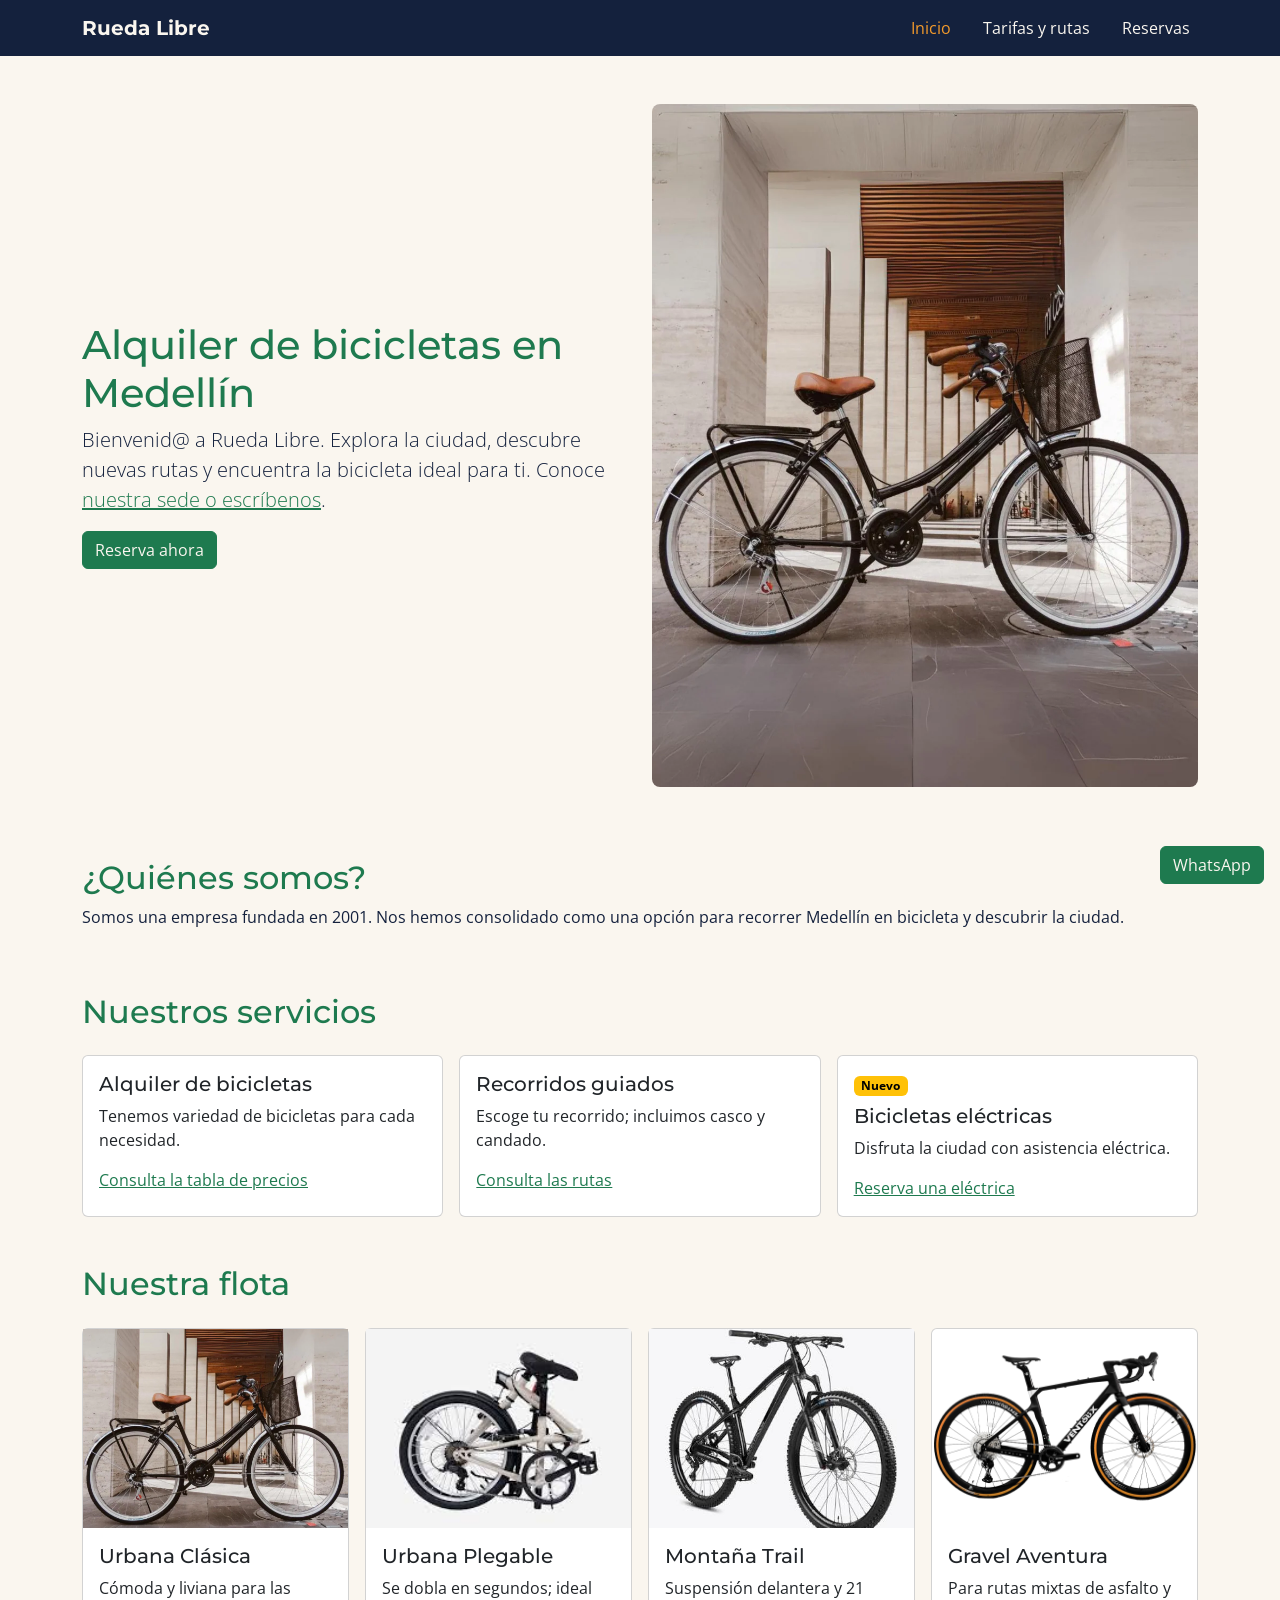
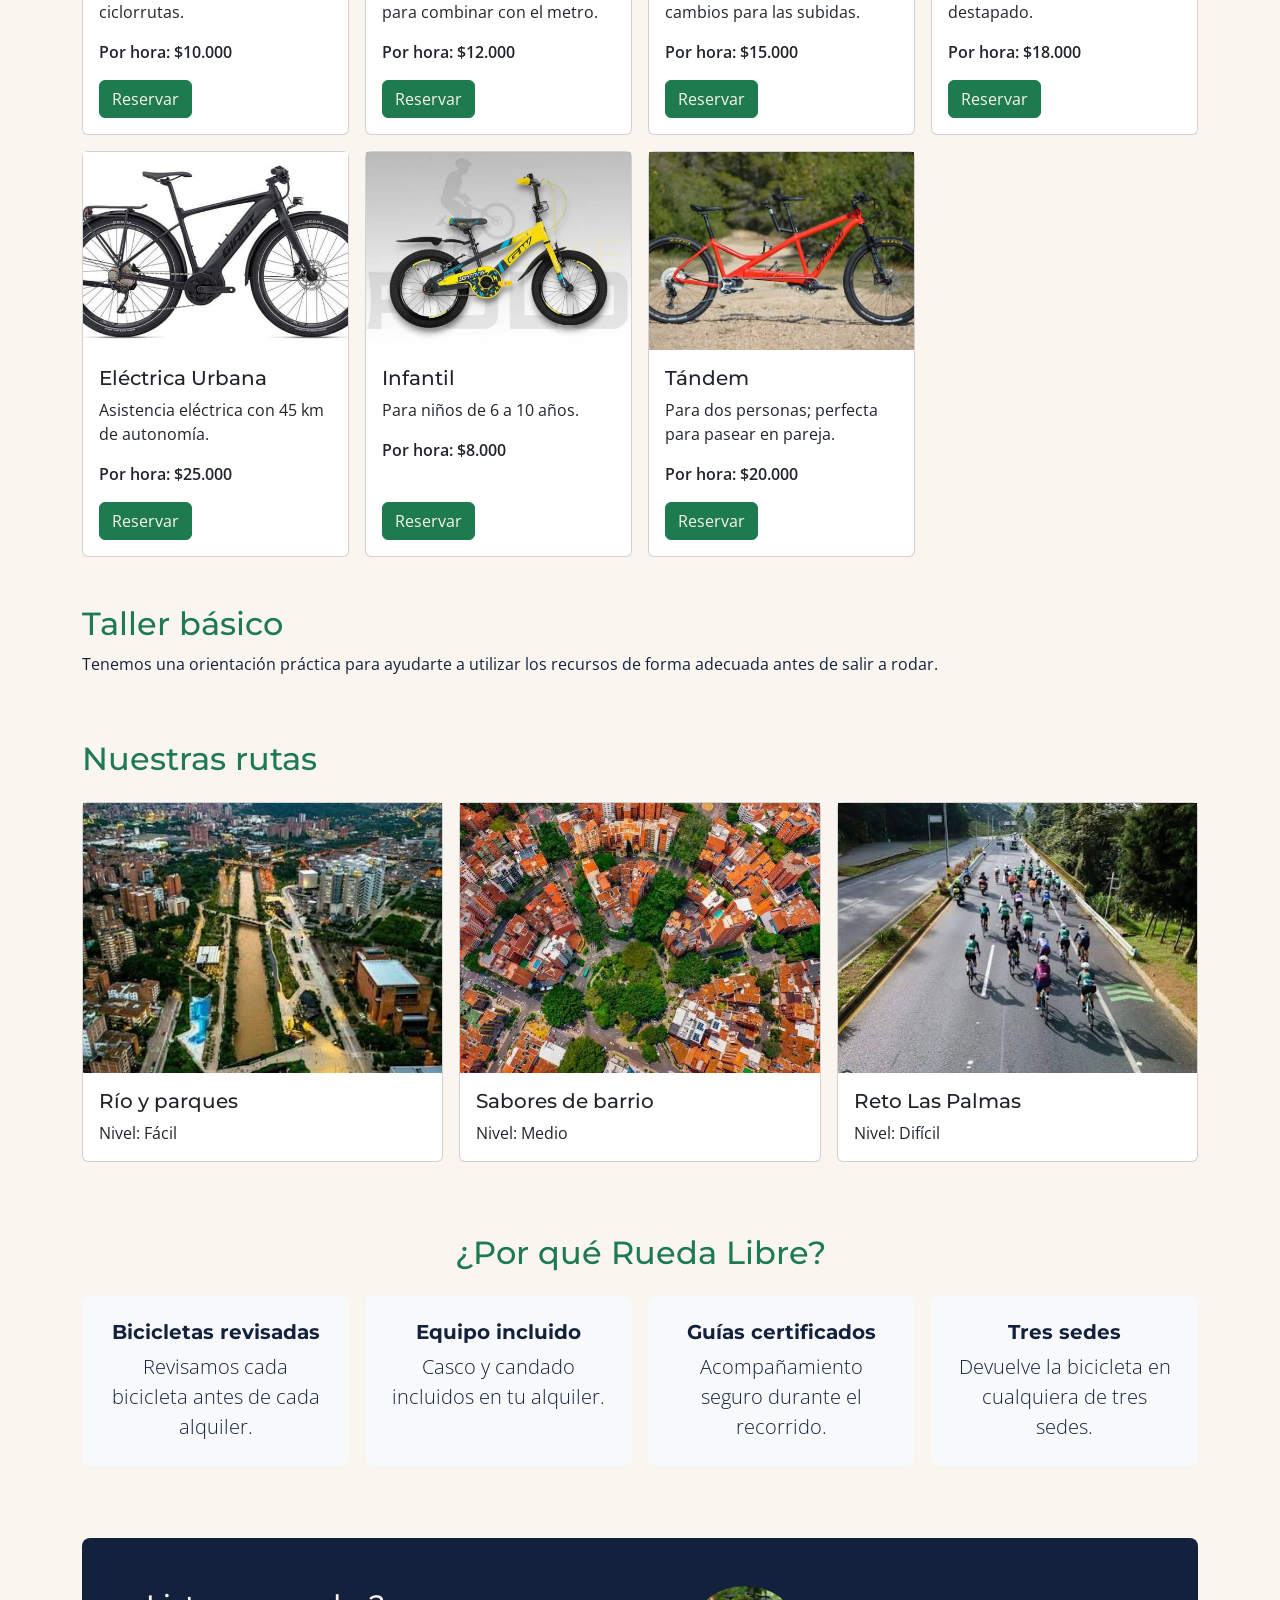
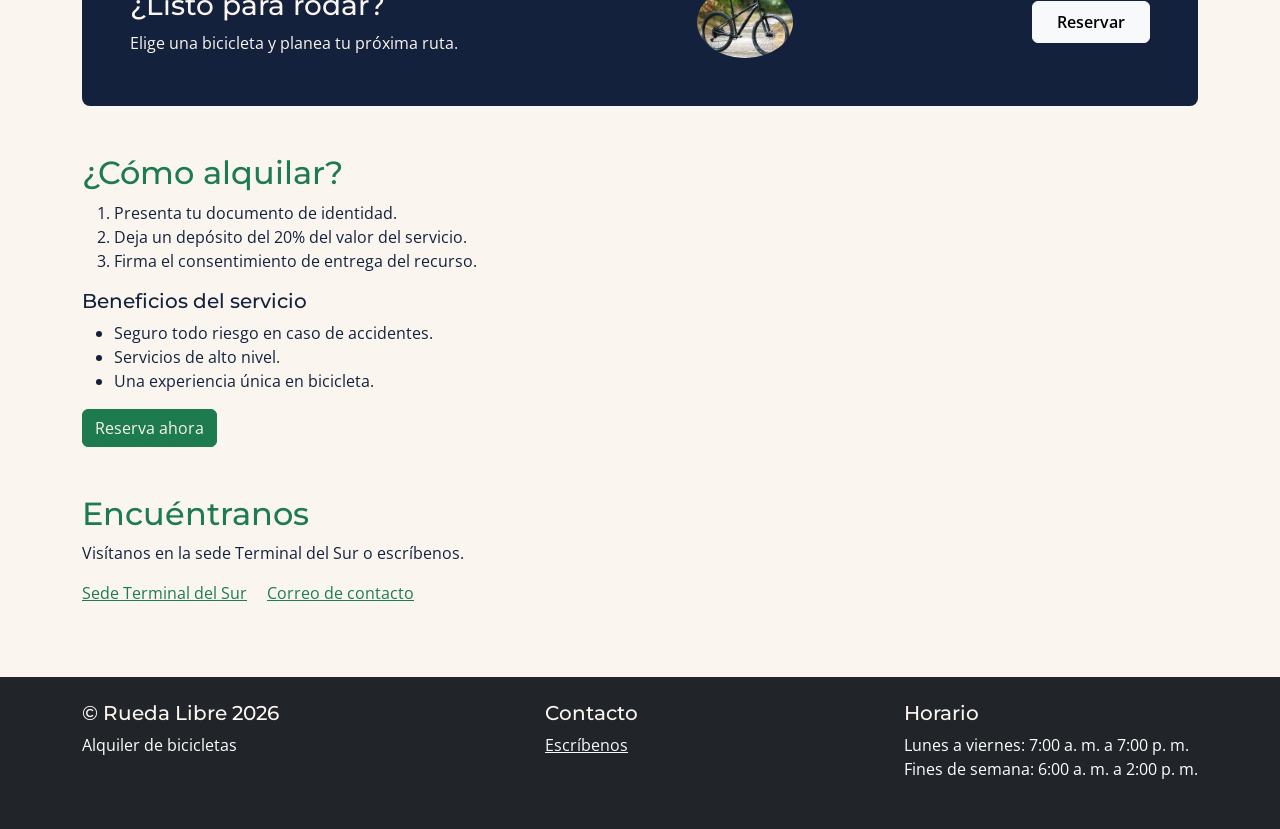
<file: index.html>
<!doctype html>
<html lang="es">
  <head>
    <meta charset="UTF-8" />
    <meta name="viewport" content="width=device-width, initial-scale=1.0" />
    <link rel="icon" href="img/Logotipo de rueda-libre.png" />
    <link rel="preconnect" href="https://fonts.googleapis.com" />
    <link rel="preconnect" href="https://fonts.gstatic.com" crossorigin />
    <link
      href="https://fonts.googleapis.com/css2?family=Montserrat:wght@700&family=Open+Sans:wght@400;600&display=swap"
      rel="stylesheet"
    />
    <link
      href="https://cdn.jsdelivr.net/npm/bootstrap@5.3.8/dist/css/bootstrap.min.css"
      rel="stylesheet"
      integrity="sha384-sRIl4kxILFvY47J16cr9ZwB07vP4J8+LH7qKQnuqkuIAvNWLzeN8tE5YBujZqJLB"
      crossorigin="anonymous"
    />
    <link rel="stylesheet" href="CSS/styles.css" />
    <title>Rueda Libre | Alquiler de bicicletas</title>
  </head>

  <body>
    <header class="navbar navbar-expand-md navbar-rueda">
      <div class="container d-flex flex-column flex-md-row align-items-center justify-content-between gap-2">
        <a class="navbar-brand marca" href="index.html">Rueda Libre</a>
        <nav aria-label="Navegación principal">
          <ul class="navbar-nav align-items-center flex-md-row gap-md-3">
            <li class="nav-item"><a class="nav-link active" aria-current="page" href="index.html">Inicio</a></li>
            <li class="nav-item"><a class="nav-link" href="paginas/tarifas.html">Tarifas y rutas</a></li>
            <li class="nav-item"><a class="nav-link" href="paginas/reservas.html">Reservas</a></li>
          </ul>
        </nav>
      </div>
    </header>

    <main class="container">
      <section class="row g-4 align-items-center py-5" aria-labelledby="titulo-portada">
        <div class="col-12 col-md-6">
          <h1 id="titulo-portada">Alquiler de bicicletas en Medellín</h1>
          <p class="lead">
            Bienvenid@ a Rueda Libre. Explora la ciudad, descubre nuevas rutas
            y encuentra la bicicleta ideal para ti. Conoce
            <a href="#Encuentranos">nuestra sede o escríbenos</a>.
          </p>
          <a href="paginas/reservas.html" class="btn btn-rueda">Reserva ahora</a>
        </div>
        <div class="col-12 col-md-6">
          <img
            class="img-fluid rounded-3"
            src="img/Bici-urbana-clasica.webp"
            alt="Bicicleta urbana clásica de Rueda Libre"
          />
        </div>
      </section>

      <section class="py-4" aria-labelledby="titulo-quienes-somos">
        <h2 id="titulo-quienes-somos">¿Quiénes somos?</h2>
        <p>
          Somos una empresa fundada en 2001. Nos hemos consolidado como una
          opción para recorrer Medellín en bicicleta y descubrir la ciudad.
        </p>
      </section>

      <section class="py-4" aria-labelledby="titulo-servicios">
        <h2 id="titulo-servicios" class="mb-4">Nuestros servicios</h2>
        <div class="row row-cols-1 row-cols-md-3 g-3">
          <article class="col">
            <div class="card h-100"><div class="card-body">
              <h3 class="h5 card-title">Alquiler de bicicletas</h3>
              <p class="card-text">Tenemos variedad de bicicletas para cada necesidad.</p>
              <a href="paginas/tarifas.html#Tabla-precios">Consulta la tabla de precios</a>
            </div></div>
          </article>
          <article class="col">
            <div class="card h-100"><div class="card-body">
              <h3 class="h5 card-title">Recorridos guiados</h3>
              <p class="card-text">Escoge tu recorrido; incluimos casco y candado.</p>
              <a href="paginas/tarifas.html#Tabla-recorridos">Consulta las rutas</a>
            </div></div>
          </article>
          <article class="col">
            <div class="card h-100"><div class="card-body">
              <span class="badge text-bg-warning mb-2">Nuevo</span>
              <h3 class="h5 card-title">Bicicletas eléctricas</h3>
              <p class="card-text">Disfruta la ciudad con asistencia eléctrica.</p>
              <a href="paginas/reservas.html">Reserva una eléctrica</a>
            </div></div>
          </article>
        </div>
      </section>

      <section class="py-4" aria-labelledby="titulo-flota">
        <h2 id="titulo-flota" class="mb-4">Nuestra flota</h2>
        <div class="row row-cols-1 row-cols-sm-2 row-cols-lg-3 row-cols-xl-4 g-3">
          <article class="col"><div class="card h-100">
            <div class="ratio ratio-4x3"><img class="object-fit-cover" src="img/Bici-urbana-clasica.webp" alt="Bicicleta Urbana Clásica" /></div>
            <div class="card-body d-flex flex-column"><h3 class="h5 card-title">Urbana Clásica</h3><p>Cómoda y liviana para las ciclorrutas.</p><p class="fw-semibold">Por hora: $10.000</p><a class="btn btn-rueda mt-auto align-self-start" href="paginas/reservas.html">Reservar</a></div>
          </div></article>
          <article class="col"><div class="card h-100">
            <div class="ratio ratio-4x3"><img class="object-fit-cover" src="img/Bici-urbana-plegable.jpeg" alt="Bicicleta Urbana Plegable" /></div>
            <div class="card-body d-flex flex-column"><h3 class="h5 card-title">Urbana Plegable</h3><p>Se dobla en segundos; ideal para combinar con el metro.</p><p class="fw-semibold">Por hora: $12.000</p><a class="btn btn-rueda mt-auto align-self-start" href="paginas/reservas.html">Reservar</a></div>
          </div></article>
          <article class="col"><div class="card h-100">
            <div class="ratio ratio-4x3"><img class="object-fit-cover" src="img/Bici-montaña-trail.jpeg" alt="Bicicleta Montaña Trail" /></div>
            <div class="card-body d-flex flex-column"><h3 class="h5 card-title">Montaña Trail</h3><p>Suspensión delantera y 21 cambios para las subidas.</p><p class="fw-semibold">Por hora: $15.000</p><a class="btn btn-rueda mt-auto align-self-start" href="paginas/reservas.html">Reservar</a></div>
          </div></article>
          <article class="col"><div class="card h-100">
            <div class="ratio ratio-4x3"><img class="object-fit-cover" src="img/Bici-gravel.png" alt="Bicicleta Gravel Aventura" /></div>
            <div class="card-body d-flex flex-column"><h3 class="h5 card-title">Gravel Aventura</h3><p>Para rutas mixtas de asfalto y destapado.</p><p class="fw-semibold">Por hora: $18.000</p><a class="btn btn-rueda mt-auto align-self-start" href="paginas/reservas.html">Reservar</a></div>
          </div></article>
          <article class="col"><div class="card h-100">
            <div class="ratio ratio-4x3"><img class="object-fit-cover" src="img/Bici-electrica-urbana.jpeg" alt="Bicicleta Eléctrica Urbana" /></div>
            <div class="card-body d-flex flex-column"><h3 class="h5 card-title">Eléctrica Urbana</h3><p>Asistencia eléctrica con 45 km de autonomía.</p><p class="fw-semibold">Por hora: $25.000</p><a class="btn btn-rueda mt-auto align-self-start" href="paginas/reservas.html">Reservar</a></div>
          </div></article>
          <article class="col"><div class="card h-100">
            <div class="ratio ratio-4x3"><img class="object-fit-cover" src="img/Bici-infantil.jpg" alt="Bicicleta infantil" /></div>
            <div class="card-body d-flex flex-column"><h3 class="h5 card-title">Infantil</h3><p>Para niños de 6 a 10 años.</p><p class="fw-semibold">Por hora: $8.000</p><a class="btn btn-rueda mt-auto align-self-start" href="paginas/reservas.html">Reservar</a></div>
          </div></article>
          <article class="col"><div class="card h-100">
            <div class="ratio ratio-4x3"><img class="object-fit-cover" src="img/Bici-tandem.jpeg" alt="Bicicleta Tándem para dos personas" /></div>
            <div class="card-body d-flex flex-column"><h3 class="h5 card-title">Tándem</h3><p>Para dos personas; perfecta para pasear en pareja.</p><p class="fw-semibold">Por hora: $20.000</p><a class="btn btn-rueda mt-auto align-self-start" href="paginas/reservas.html">Reservar</a></div>
          </div></article>
        </div>
      </section>

      <section class="py-4" aria-labelledby="titulo-taller">
        <h2 id="titulo-taller">Taller básico</h2>
        <p>
          Tenemos una orientación práctica para ayudarte a utilizar los
          recursos de forma adecuada antes de salir a rodar.
        </p>
      </section>

      <section class="py-4" aria-labelledby="titulo-rutas">
        <h2 id="titulo-rutas" class="mb-4">Nuestras rutas</h2>
        <div class="row row-cols-1 row-cols-md-3 g-3">
          <article class="col"><div class="card h-100">
            <div class="ratio ratio-4x3"><img class="object-fit-cover" src="img/Rio-parques.jpeg" alt="Ruta Río y parques" /></div>
            <div class="card-body"><h3 class="h5">Río y parques</h3><p class="mb-0">Nivel: Fácil</p></div>
          </div></article>
          <article class="col"><div class="card h-100">
            <div class="ratio ratio-4x3"><img class="object-fit-cover" src="img/imagen-barrios.jpeg" alt="Ruta Sabores de barrio" /></div>
            <div class="card-body"><h3 class="h5">Sabores de barrio</h3><p class="mb-0">Nivel: Medio</p></div>
          </div></article>
          <article class="col"><div class="card h-100">
            <div class="ratio ratio-4x3"><img class="object-fit-cover" src="img/palmas.jpeg" alt="Ruta Reto Las Palmas" /></div>
            <div class="card-body"><h3 class="h5">Reto Las Palmas</h3><p class="mb-0">Nivel: Difícil</p></div>
          </div></article>
        </div>
      </section>

      <section class="py-5" aria-labelledby="titulo-beneficios">
        <h2 id="titulo-beneficios" class="text-center mb-4">¿Por qué Rueda Libre?</h2>
        <div class="row row-cols-1 row-cols-sm-2 row-cols-lg-4 g-3">
          <article class="col"><div class="h-100 p-4 bg-body-tertiary rounded-3 text-center"><h3 class="h5 fw-bold">Bicicletas revisadas</h3><p class="lead mb-0">Revisamos cada bicicleta antes de cada alquiler.</p></div></article>
          <article class="col"><div class="h-100 p-4 bg-body-tertiary rounded-3 text-center"><h3 class="h5 fw-bold">Equipo incluido</h3><p class="lead mb-0">Casco y candado incluidos en tu alquiler.</p></div></article>
          <article class="col"><div class="h-100 p-4 bg-body-tertiary rounded-3 text-center"><h3 class="h5 fw-bold">Guías certificados</h3><p class="lead mb-0">Acompañamiento seguro durante el recorrido.</p></div></article>
          <article class="col"><div class="h-100 p-4 bg-body-tertiary rounded-3 text-center"><h3 class="h5 fw-bold">Tres sedes</h3><p class="lead mb-0">Devuelve la bicicleta en cualquiera de tres sedes.</p></div></article>
        </div>
      </section>

      <section class="franja-rueda my-4 p-4 p-md-5 rounded-3 d-flex flex-column flex-md-row justify-content-between align-items-center gap-3" aria-label="Llamada a reservar">
        <div><h2 class="h3">¿Listo para rodar?</h2><p class="mb-0">Elige una bicicleta y planea tu próxima ruta.</p></div>
        <img class="d-none d-md-block rounded-circle" src="img/Imagen_bicicleta.jpeg" alt="" width="96" height="96" />
        <a class="btn btn-light fw-semibold px-4 py-2" href="paginas/reservas.html">Reservar</a>
      </section>

      <section class="py-4" id="como-alquilar">
        <h2>¿Cómo alquilar?</h2>
        <ol>
          <li>Presenta tu documento de identidad.</li>
          <li>Deja un depósito del 20% del valor del servicio.</li>
          <li>Firma el consentimiento de entrega del recurso.</li>
        </ol>
        <h3 class="h5">Beneficios del servicio</h3>
        <ul><li>Seguro todo riesgo en caso de accidentes.</li><li>Servicios de alto nivel.</li><li>Una experiencia única en bicicleta.</li></ul>
        <a href="paginas/reservas.html" class="btn btn-rueda">Reserva ahora</a>
      </section>

      <section class="py-4" id="Encuentranos">
        <h2>Encuéntranos</h2>
        <p>Visítanos en la sede Terminal del Sur o escríbenos.</p>
        <a href="https://maps.google.com/?q=Terminal+del+Sur+Medellin" target="_blank" rel="noopener noreferrer">Sede Terminal del Sur</a>
        <a class="ms-3" href="mailto:matiasriosospina@gmail.com">Correo de contacto</a>
      </section>
    </main>

    <footer class="container-fluid mt-5 p-4 pb-5 text-bg-dark footer-rueda">
      <div class="container d-flex flex-column flex-md-row justify-content-between align-items-start gap-3">
        <section><h2 class="h5">© Rueda Libre 2026</h2><p class="mb-0">Alquiler de bicicletas</p></section>
        <section><h2 class="h5">Contacto</h2><a class="link-light" href="mailto:matiasriosospina1@gmail.com">Escríbenos</a></section>
        <section><h2 class="h5">Horario</h2><p class="mb-0">Lunes a viernes: 7:00 a. m. a 7:00 p. m.<br />Fines de semana: 6:00 a. m. a 2:00 p. m.</p></section>
      </div>
    </footer>

    <a class="btn btn-rueda whatsapp position-fixed bottom-0 end-0 m-3 z-3" href="https://wa.me/573000000000" target="_blank" rel="noopener noreferrer">WhatsApp</a>
    <script src="https://cdn.jsdelivr.net/npm/bootstrap@5.3.8/dist/js/bootstrap.bundle.min.js" integrity="sha384-FKyoEForCGlyvwx9Hj09JcYn3nv7wiPVlz7YYwJrWVcXK/BmnVDxM+D2scQbITxI" crossorigin="anonymous"></script>
  </body>
</html>
</file>
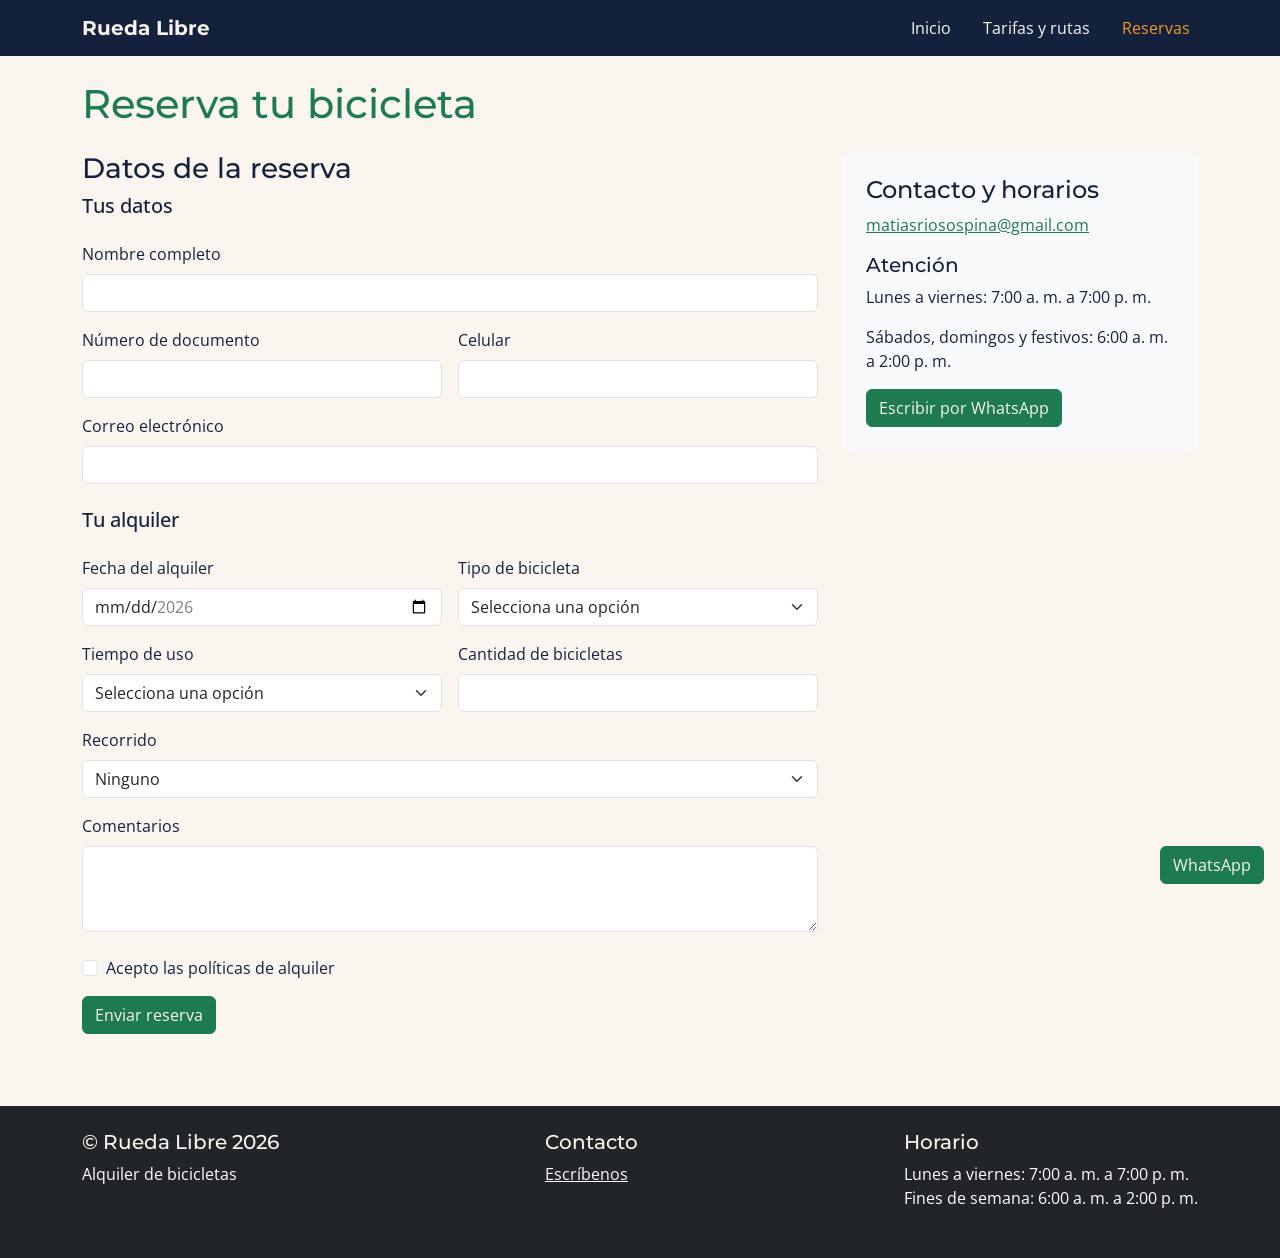
<file: paginas/reservas.html>
<!doctype html>
<html lang="es">
  <head>
    <meta charset="UTF-8" />
    <meta name="viewport" content="width=device-width, initial-scale=1.0" />
    <link rel="icon" href="../img/Logotipo de rueda-libre.png" />
    <link rel="preconnect" href="https://fonts.googleapis.com" />
    <link rel="preconnect" href="https://fonts.gstatic.com" crossorigin />
    <link href="https://fonts.googleapis.com/css2?family=Montserrat:wght@700&family=Open+Sans:wght@400;600&display=swap" rel="stylesheet" />
    <link href="https://cdn.jsdelivr.net/npm/bootstrap@5.3.8/dist/css/bootstrap.min.css" rel="stylesheet" integrity="sha384-sRIl4kxILFvY47J16cr9ZwB07vP4J8+LH7qKQnuqkuIAvNWLzeN8tE5YBujZqJLB" crossorigin="anonymous" />
    <link rel="stylesheet" href="../CSS/styles.css" />
    <title>Reservas | Rueda Libre</title>
  </head>
  <body>
    <header class="navbar navbar-expand-md navbar-rueda">
      <div class="container d-flex flex-column flex-md-row align-items-center justify-content-between gap-2">
        <a class="navbar-brand marca" href="../index.html">Rueda Libre</a>
        <nav aria-label="Navegación principal"><ul class="navbar-nav align-items-center flex-md-row gap-md-3">
          <li class="nav-item"><a class="nav-link" href="../index.html">Inicio</a></li>
          <li class="nav-item"><a class="nav-link" href="tarifas.html">Tarifas y rutas</a></li>
          <li class="nav-item"><a class="nav-link active" aria-current="page" href="reservas.html">Reservas</a></li>
        </ul></nav>
      </div>
    </header>

    <main class="container py-4">
      <h1 class="mb-4">Reserva tu bicicleta</h1>
      <div class="row g-4 align-items-start">
        <section class="col-12 col-md-8" id="Forms" aria-labelledby="titulo-formulario">
          <h2 id="titulo-formulario" class="h3">Datos de la reserva</h2>
          <form action="" method="post">
            <fieldset class="mb-4">
              <legend class="h5">Tus datos</legend>
              <div class="row g-3">
                <div class="col-12">
                  <label class="form-label" for="nombre">Nombre completo</label>
                  <input class="form-control" type="text" name="nombre" id="nombre" required minlength="3" />
                </div>
                <div class="col-12 col-md-6">
                  <label class="form-label" for="numero_de_documento">Número de documento</label>
                  <input class="form-control" type="text" name="documento" id="numero_de_documento" required pattern="[0-9]{6,10}" title="Ingrese entre 6 y 10 dígitos numéricos" />
                </div>
                <div class="col-12 col-md-6">
                  <label class="form-label" for="celular">Celular</label>
                  <input class="form-control" type="tel" name="celular" id="celular" required pattern="3[0-9]{9}" title="El número debe iniciar por 3 y tener 10 dígitos" />
                </div>
                <div class="col-12">
                  <label class="form-label" for="email">Correo electrónico</label>
                  <input class="form-control" type="email" name="email" id="email" required />
                </div>
              </div>
            </fieldset>

            <fieldset class="mb-4">
              <legend class="h5">Tu alquiler</legend>
              <div class="row g-3">
                <div class="col-12 col-md-6">
                  <label class="form-label" for="fecha_alquiler">Fecha del alquiler</label>
                  <input class="form-control" type="date" name="fecha_alquiler" id="fecha_alquiler" required min="2026-11-03" max="2026-12-31" />
                </div>
                <div class="col-12 col-md-6">
                  <label class="form-label" for="tipo_bicicleta">Tipo de bicicleta</label>
                  <select class="form-select" name="tipo_bicicleta" id="tipo_bicicleta" required>
                    <option value="">Selecciona una opción</option>
                    <option value="montana">Montaña</option>
                    <option value="urbana">Urbana</option>
                    <option value="electrica">Eléctrica</option>
                  </select>
                </div>
                <div class="col-12 col-md-6">
                  <label class="form-label" for="tiempo">Tiempo de uso</label>
                  <select class="form-select" name="tiempo" id="tiempo" required>
                    <option value="">Selecciona una opción</option>
                    <option value="1hora">1 hora</option>
                    <option value="medio_dia">Medio día</option>
                    <option value="dia_completo">Día completo</option>
                  </select>
                </div>
                <div class="col-12 col-md-6">
                  <label class="form-label" for="cantidad_bicicletas">Cantidad de bicicletas</label>
                  <input class="form-control" type="number" name="cantidad_bicicletas" id="cantidad_bicicletas" min="1" max="6" required />
                </div>
                <div class="col-12">
                  <label class="form-label" for="recorrido_guiado">Recorrido</label>
                  <select class="form-select" name="recorrido_guiado" id="recorrido_guiado">
                    <option value="ninguno">Ninguno</option>
                    <option value="cerro">Cerro de las Tres Cruces</option>
                    <option value="estadio">Vuelta al estadio</option>
                    <option value="ruta_lechera">Ruta lechera</option>
                  </select>
                </div>
                <div class="col-12">
                  <label class="form-label" for="comentarios">Comentarios</label>
                  <textarea class="form-control" name="comentarios" id="comentarios" rows="3"></textarea>
                </div>
              </div>
            </fieldset>

            <div class="form-check mb-3">
              <input class="form-check-input" type="checkbox" name="acepta_politicas" id="acepta_politicas" required />
              <label class="form-check-label" for="acepta_politicas">Acepto las políticas de alquiler</label>
            </div>
            <button class="btn btn-rueda" type="submit">Enviar reserva</button>
          </form>
        </section>

        <aside class="col-12 col-md-4">
          <div class="p-4 rounded-3 bg-body-tertiary">
            <h2 class="h4">Contacto y horarios</h2>
            <p><a href="mailto:matiasriosospina@gmail.com">matiasriosospina@gmail.com</a></p>
            <h3 class="h5">Atención</h3>
            <p>Lunes a viernes: 7:00 a. m. a 7:00 p. m.</p>
            <p>Sábados, domingos y festivos: 6:00 a. m. a 2:00 p. m.</p>
            <a class="btn btn-rueda" href="https://wa.me/573000000000" target="_blank" rel="noopener noreferrer">Escribir por WhatsApp</a>
          </div>
        </aside>
      </div>
    </main>

    <footer class="container-fluid mt-5 p-4 pb-5 text-bg-dark footer-rueda">
      <div class="container d-flex flex-column flex-md-row justify-content-between align-items-start gap-3">
        <section><h2 class="h5">© Rueda Libre 2026</h2><p class="mb-0">Alquiler de bicicletas</p></section>
        <section><h2 class="h5">Contacto</h2><a class="link-light" href="mailto:matiasriosospina1@gmail.com">Escríbenos</a></section>
        <section><h2 class="h5">Horario</h2><p class="mb-0">Lunes a viernes: 7:00 a. m. a 7:00 p. m.<br />Fines de semana: 6:00 a. m. a 2:00 p. m.</p></section>
      </div>
    </footer>
    <a class="btn btn-rueda whatsapp position-fixed bottom-0 end-0 m-3 z-3" href="https://wa.me/573000000000" target="_blank" rel="noopener noreferrer">WhatsApp</a>
    <script src="https://cdn.jsdelivr.net/npm/bootstrap@5.3.8/dist/js/bootstrap.bundle.min.js" integrity="sha384-FKyoEForCGlyvwx9Hj09JcYn3nv7wiPVlz7YYwJrWVcXK/BmnVDxM+D2scQbITxI" crossorigin="anonymous"></script>
  </body>
</html>
</file>
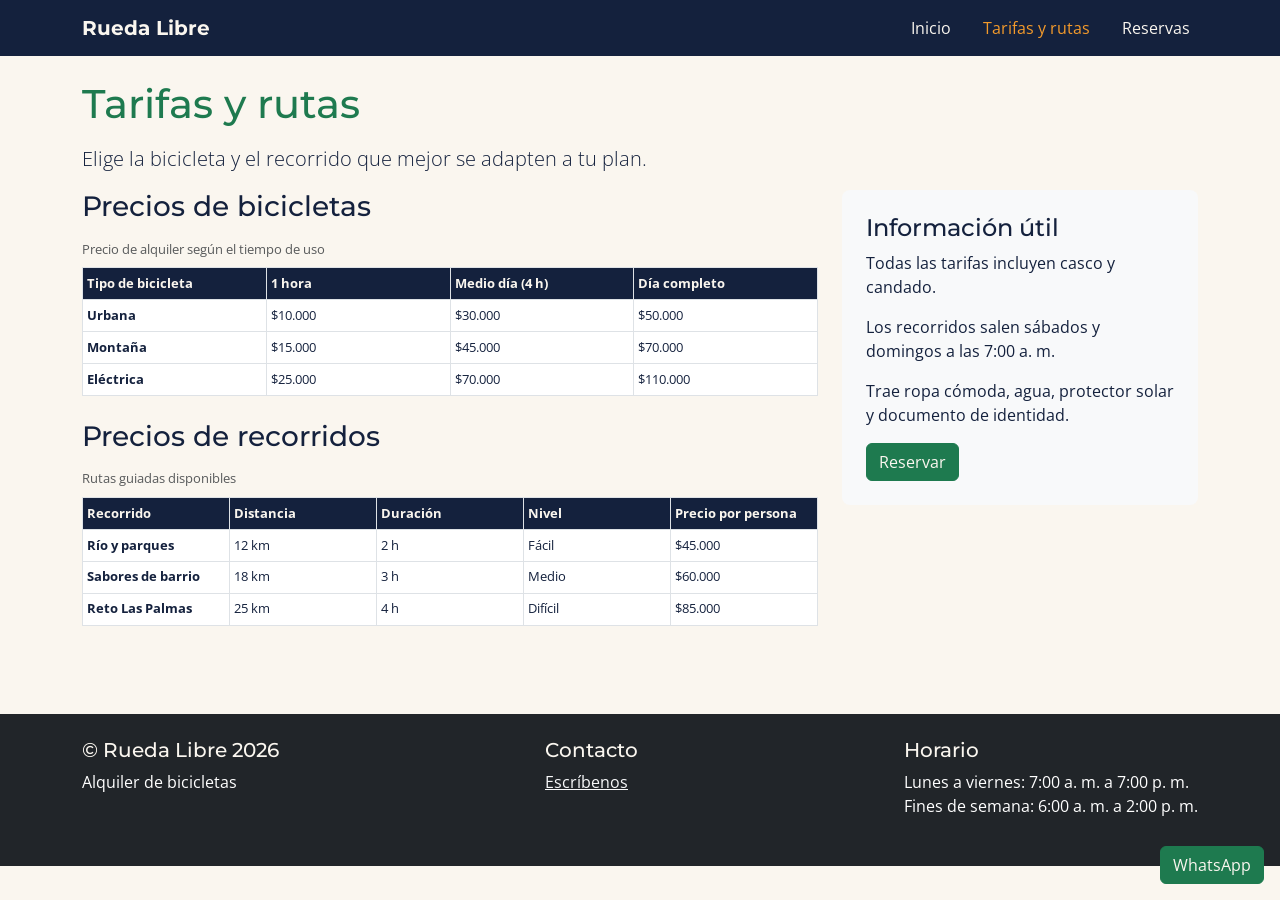
<file: paginas/tarifas.html>
<!doctype html>
<html lang="es">
  <head>
    <meta charset="UTF-8" />
    <meta name="viewport" content="width=device-width, initial-scale=1.0" />
    <link rel="icon" href="../img/Logotipo de rueda-libre.png" />
    <link rel="preconnect" href="https://fonts.googleapis.com" />
    <link rel="preconnect" href="https://fonts.gstatic.com" crossorigin />
    <link href="https://fonts.googleapis.com/css2?family=Montserrat:wght@700&family=Open+Sans:wght@400;600&display=swap" rel="stylesheet" />
    <link href="https://cdn.jsdelivr.net/npm/bootstrap@5.3.8/dist/css/bootstrap.min.css" rel="stylesheet" integrity="sha384-sRIl4kxILFvY47J16cr9ZwB07vP4J8+LH7qKQnuqkuIAvNWLzeN8tE5YBujZqJLB" crossorigin="anonymous" />
    <link rel="stylesheet" href="../CSS/styles.css" />
    <title>Tarifas y rutas | Rueda Libre</title>
  </head>
  <body>
    <header class="navbar navbar-expand-md navbar-rueda">
      <div class="container d-flex flex-column flex-md-row align-items-center justify-content-between gap-2">
        <a class="navbar-brand marca" href="../index.html">Rueda Libre</a>
        <nav aria-label="Navegación principal"><ul class="navbar-nav align-items-center flex-md-row gap-md-3">
          <li class="nav-item"><a class="nav-link" href="../index.html">Inicio</a></li>
          <li class="nav-item"><a class="nav-link active" aria-current="page" href="tarifas.html">Tarifas y rutas</a></li>
          <li class="nav-item"><a class="nav-link" href="reservas.html">Reservas</a></li>
        </ul></nav>
      </div>
    </header>

    <main class="container py-4">
      <h1 class="mb-3">Tarifas y rutas</h1>
      <p class="lead">Elige la bicicleta y el recorrido que mejor se adapten a tu plan.</p>

      <div class="row g-4 align-items-start">
        <div class="col-12 col-lg-8">
          <section aria-labelledby="Tabla-precios" class="mb-4">
            <h2 id="Tabla-precios" class="h3">Precios de bicicletas</h2>
            <table class="table table-bordered table-sm tarifa-table">
              <caption class="caption-top">Precio de alquiler según el tiempo de uso</caption>
              <thead><tr><th scope="col">Tipo de bicicleta</th><th scope="col">1 hora</th><th scope="col">Medio día (4 h)</th><th scope="col">Día completo</th></tr></thead>
              <tbody>
                <tr><th scope="row">Urbana</th><td>$10.000</td><td>$30.000</td><td>$50.000</td></tr>
                <tr><th scope="row">Montaña</th><td>$15.000</td><td>$45.000</td><td>$70.000</td></tr>
                <tr><th scope="row">Eléctrica</th><td>$25.000</td><td>$70.000</td><td>$110.000</td></tr>
              </tbody>
            </table>
          </section>

          <section aria-labelledby="Tabla-recorridos">
            <h2 id="Tabla-recorridos" class="h3">Precios de recorridos</h2>
            <table class="table table-bordered table-sm tarifa-table">
              <caption class="caption-top">Rutas guiadas disponibles</caption>
              <thead><tr><th scope="col">Recorrido</th><th scope="col">Distancia</th><th scope="col">Duración</th><th scope="col">Nivel</th><th scope="col">Precio por persona</th></tr></thead>
              <tbody>
                <tr><th scope="row">Río y parques</th><td>12 km</td><td>2 h</td><td>Fácil</td><td>$45.000</td></tr>
                <tr><th scope="row">Sabores de barrio</th><td>18 km</td><td>3 h</td><td>Medio</td><td>$60.000</td></tr>
                <tr><th scope="row">Reto Las Palmas</th><td>25 km</td><td>4 h</td><td>Difícil</td><td>$85.000</td></tr>
              </tbody>
            </table>
          </section>
        </div>

        <aside class="col-12 col-lg-4">
          <div class="p-4 rounded-3 bg-body-tertiary">
            <h2 class="h4">Información útil</h2>
            <p>Todas las tarifas incluyen casco y candado.</p>
            <p>Los recorridos salen sábados y domingos a las 7:00 a. m.</p>
            <p>Trae ropa cómoda, agua, protector solar y documento de identidad.</p>
            <a class="btn btn-rueda" href="reservas.html">Reservar</a>
          </div>
        </aside>
      </div>
    </main>

    <footer class="container-fluid mt-5 p-4 pb-5 text-bg-dark footer-rueda">
      <div class="container d-flex flex-column flex-md-row justify-content-between align-items-start gap-3">
        <section><h2 class="h5">© Rueda Libre 2026</h2><p class="mb-0">Alquiler de bicicletas</p></section>
        <section><h2 class="h5">Contacto</h2><a class="link-light" href="mailto:matiasriosospina1@gmail.com">Escríbenos</a></section>
        <section><h2 class="h5">Horario</h2><p class="mb-0">Lunes a viernes: 7:00 a. m. a 7:00 p. m.<br />Fines de semana: 6:00 a. m. a 2:00 p. m.</p></section>
      </div>
    </footer>
    <a class="btn btn-rueda whatsapp position-fixed bottom-0 end-0 m-3 z-3" href="https://wa.me/573000000000" target="_blank" rel="noopener noreferrer">WhatsApp</a>
    <script src="https://cdn.jsdelivr.net/npm/bootstrap@5.3.8/dist/js/bootstrap.bundle.min.js" integrity="sha384-FKyoEForCGlyvwx9Hj09JcYn3nv7wiPVlz7YYwJrWVcXK/BmnVDxM+D2scQbITxI" crossorigin="anonymous"></script>
  </body>
</html>
</file>
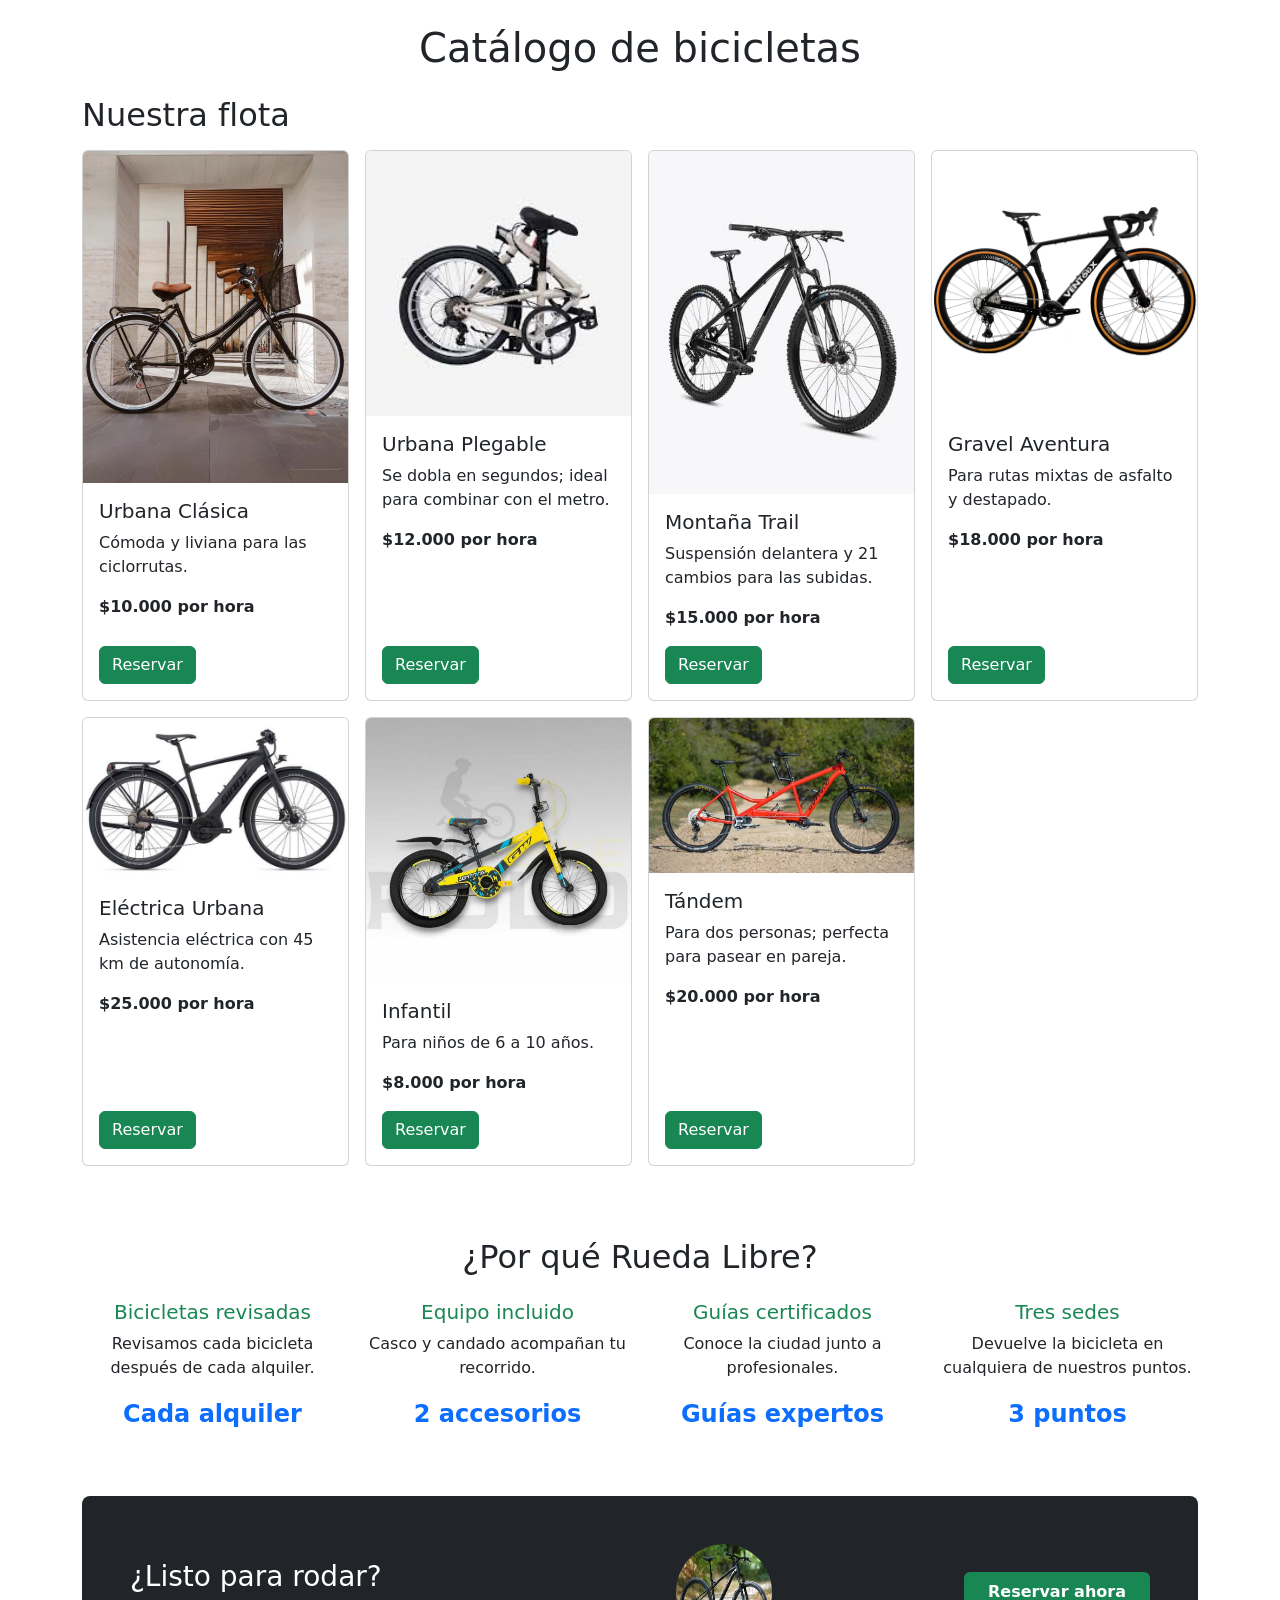
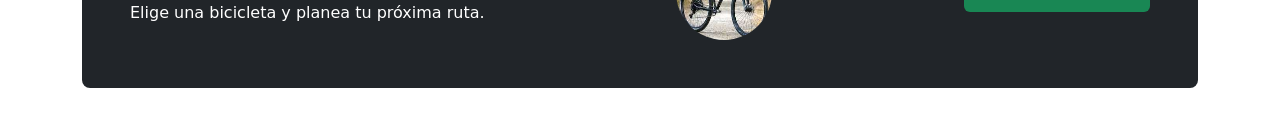
<file: pruebas/catalogo-bootstrap.html>
<!doctype html>
<html lang="es">
  <head>
    <meta charset="UTF-8" />
    <meta name="viewport" content="width=device-width, initial-scale=1.0" />
    <title>Prueba de Bootstrap | Rueda Libre</title>
    <link
      href="https://cdn.jsdelivr.net/npm/bootstrap@5.3.8/dist/css/bootstrap.min.css"
      rel="stylesheet"
      integrity="sha384-sRIl4kxILFvY47J16cr9ZwB07vP4J8+LH7qKQnuqkuIAvNWLzeN8tE5YBujZqJLB"
      crossorigin="anonymous"
    />
  </head>
  <body>
    <main class="container py-4">
      <h1 class="text-center mb-4">Catálogo de bicicletas</h1>
      <section class="mb-5" aria-labelledby="flota-titulo">
        <h2 id="flota-titulo" class="mb-3">Nuestra flota</h2>
        <div class="row row-cols-1 row-cols-sm-2 row-cols-lg-3 row-cols-xl-4 g-3">
          <article class="col">
            <div class="card h-100">
              <img src="../img/Bici-urbana-clasica.webp" class="card-img-top" alt="Bicicleta Urbana Clásica" />
              <div class="card-body d-flex flex-column">
                <h3 class="h5 card-title">Urbana Clásica</h3>
                <p class="card-text">Cómoda y liviana para las ciclorrutas.</p>
                <p class="fw-semibold">$10.000 por hora</p>
                <a class="btn btn-success mt-auto align-self-start" href="../paginas/reservas.html">Reservar</a>
              </div>
            </div>
          </article>
          <article class="col">
            <div class="card h-100">
              <img src="../img/Bici-urbana-plegable.jpeg" class="card-img-top" alt="Bicicleta Urbana Plegable" />
              <div class="card-body d-flex flex-column">
                <h3 class="h5 card-title">Urbana Plegable</h3>
                <p class="card-text">Se dobla en segundos; ideal para combinar con el metro.</p>
                <p class="fw-semibold">$12.000 por hora</p>
                <a class="btn btn-success mt-auto align-self-start" href="../paginas/reservas.html">Reservar</a>
              </div>
            </div>
          </article>
          <article class="col">
            <div class="card h-100">
              <img src="../img/Bici-montaña-trail.jpeg" class="card-img-top" alt="Bicicleta Montaña Trail" />
              <div class="card-body d-flex flex-column">
                <h3 class="h5 card-title">Montaña Trail</h3>
                <p class="card-text">Suspensión delantera y 21 cambios para las subidas.</p>
                <p class="fw-semibold">$15.000 por hora</p>
                <a class="btn btn-success mt-auto align-self-start" href="../paginas/reservas.html">Reservar</a>
              </div>
            </div>
          </article>
          <article class="col">
            <div class="card h-100">
              <img src="../img/Bici-gravel.png" class="card-img-top" alt="Bicicleta Gravel Aventura" />
              <div class="card-body d-flex flex-column">
                <h3 class="h5 card-title">Gravel Aventura</h3>
                <p class="card-text">Para rutas mixtas de asfalto y destapado.</p>
                <p class="fw-semibold">$18.000 por hora</p>
                <a class="btn btn-success mt-auto align-self-start" href="../paginas/reservas.html">Reservar</a>
              </div>
            </div>
          </article>
          <article class="col">
            <div class="card h-100">
              <img src="../img/Bici-electrica-urbana.jpeg" class="card-img-top" alt="Bicicleta Eléctrica Urbana" />
              <div class="card-body d-flex flex-column">
                <h3 class="h5 card-title">Eléctrica Urbana</h3>
                <p class="card-text">Asistencia eléctrica con 45 km de autonomía.</p>
                <p class="fw-semibold">$25.000 por hora</p>
                <a class="btn btn-success mt-auto align-self-start" href="../paginas/reservas.html">Reservar</a>
              </div>
            </div>
          </article>
          <article class="col">
            <div class="card h-100">
              <img src="../img/Bici-infantil.jpg" class="card-img-top" alt="Bicicleta infantil" />
              <div class="card-body d-flex flex-column">
                <h3 class="h5 card-title">Infantil</h3>
                <p class="card-text">Para niños de 6 a 10 años.</p>
                <p class="fw-semibold">$8.000 por hora</p>
                <a class="btn btn-success mt-auto align-self-start" href="../paginas/reservas.html">Reservar</a>
              </div>
            </div>
          </article>
          <article class="col">
            <div class="card h-100">
              <img src="../img/Bici-tandem.jpeg" class="card-img-top" alt="Bicicleta Tándem para dos personas" />
              <div class="card-body d-flex flex-column">
                <h3 class="h5 card-title">Tándem</h3>
                <p class="card-text">Para dos personas; perfecta para pasear en pareja.</p>
                <p class="fw-semibold">$20.000 por hora</p>
                <a class="btn btn-success mt-auto align-self-start" href="../paginas/reservas.html">Reservar</a>
              </div>
            </div>
          </article>
        </div>
      </section>

      <section class="py-4" aria-labelledby="beneficios-titulo">
        <h2 id="beneficios-titulo" class="text-center mb-4">¿Por qué Rueda Libre?</h2>
        <div class="row row-cols-1 row-cols-sm-2 row-cols-lg-4 g-4 text-center">
          <article class="col">
            <h3 class="h5 text-success">Bicicletas revisadas</h3>
            <p>Revisamos cada bicicleta después de cada alquiler.</p>
            <p class="fs-4 fw-bold text-primary">Cada alquiler</p>
          </article>
          <article class="col">
            <h3 class="h5 text-success">Equipo incluido</h3>
            <p>Casco y candado acompañan tu recorrido.</p>
            <p class="fs-4 fw-bold text-primary">2 accesorios</p>
          </article>
          <article class="col">
            <h3 class="h5 text-success">Guías certificados</h3>
            <p>Conoce la ciudad junto a profesionales.</p>
            <p class="fs-4 fw-bold text-primary">Guías expertos</p>
          </article>
          <article class="col">
            <h3 class="h5 text-success">Tres sedes</h3>
            <p>Devuelve la bicicleta en cualquiera de nuestros puntos.</p>
            <p class="fs-4 fw-bold text-primary">3 puntos</p>
          </article>
        </div>
      </section>

      <section class="my-4 p-4 p-md-5 text-bg-dark rounded-3 d-flex flex-column flex-md-row justify-content-between align-items-center gap-3" aria-label="Llamada a reservar">
        <div>
          <h2 class="h3">¿Listo para rodar?</h2>
          <p class="mb-0">Elige una bicicleta y planea tu próxima ruta.</p>
        </div>
        <img class="d-none d-md-block rounded-circle" src="../img/Imagen_bicicleta.jpeg" alt="" width="96" height="96" />
        <a class="text-bg-success text-decoration-none fw-semibold px-4 py-2 rounded" href="../paginas/reservas.html">Reservar ahora</a>
      </section>
    </main>
    <script src="https://cdn.jsdelivr.net/npm/bootstrap@5.3.8/dist/js/bootstrap.bundle.min.js" integrity="sha384-FKyoEForCGlyvwx9Hj09JcYn3nv7wiPVlz7YYwJrWVcXK/BmnVDxM+D2scQbITxI" crossorigin="anonymous"></script>
  </body>
</html>
</file>
<file: CSS/styles.css>
/* Identidad visual de Rueda Libre; la distribución responsive la aporta Bootstrap. */
:root {
  --verde-ruta: #1e7a4f;
  --naranja-pedal: #f39a2b;
  --azul-noche: #14213d;
  --crema: #faf6ef;
  --gris-asfalto: #5b6470;

  --fuente-titulos: "Montserrat", Arial, sans-serif;
  --fuente-textos: "Open Sans", Arial, sans-serif;
}

body {
  font-family: var(--fuente-textos);
  color: var(--azul-noche);
  background-color: var(--crema);
}

h1,
h2,
h3,
h4,
h5,
h6 {
  font-family: var(--fuente-titulos);
  color: var(--verde-ruta);
}

img {
  max-width: 100%;
  height: auto;
}

a {
  color: var(--verde-ruta);
}

a:hover,
a:focus {
  color: var(--azul-noche);
}

.navbar-rueda {
  background-color: var(--azul-noche);
}

.navbar-rueda .navbar-brand,
.navbar-rueda .nav-link {
  color: var(--crema);
}

.navbar-rueda .nav-link:hover,
.navbar-rueda .nav-link:focus,
.navbar-rueda .nav-link.active {
  color: var(--naranja-pedal);
}

.marca {
  font-family: var(--fuente-titulos);
  font-weight: 700;
}

.btn-rueda {
  --bs-btn-color: var(--crema);
  --bs-btn-bg: var(--verde-ruta);
  --bs-btn-border-color: var(--verde-ruta);
  --bs-btn-hover-color: var(--azul-noche);
  --bs-btn-hover-bg: var(--naranja-pedal);
  --bs-btn-hover-border-color: var(--naranja-pedal);
}

.franja-rueda {
  color: var(--crema);
  background-color: var(--azul-noche);
}

.franja-rueda h2 {
  color: var(--crema);
}

.btn-rueda:focus-visible,
.whatsapp:focus-visible {
  outline: 0.2rem solid var(--naranja-pedal);
  outline-offset: 0.15rem;
}

.form-control:focus-visible,
.form-select:focus-visible {
  outline: 0.2rem solid var(--verde-ruta);
  outline-offset: 0.1rem;
}

.tarifa-table {
  width: 100%;
  table-layout: fixed;
  font-size: 0.82rem;
  --bs-table-color: var(--azul-noche);
}

.tarifa-table thead th {
  color: var(--crema);
  background-color: var(--azul-noche);
}

.tarifa-table th,
.tarifa-table td {
  padding: 0.35rem 0.25rem;
  overflow-wrap: anywhere;
  vertical-align: middle;
}

.footer-rueda {
  color: var(--crema);
  background-color: var(--azul-noche);
}

.footer-rueda h2,
.footer-rueda a {
  color: var(--crema);
}

.footer-rueda a:hover,
.footer-rueda a:focus {
  color: var(--naranja-pedal);
}

.whatsapp:focus {
  outline: 3px solid var(--naranja-pedal);
  outline-offset: 0.2rem;
}
</file>
